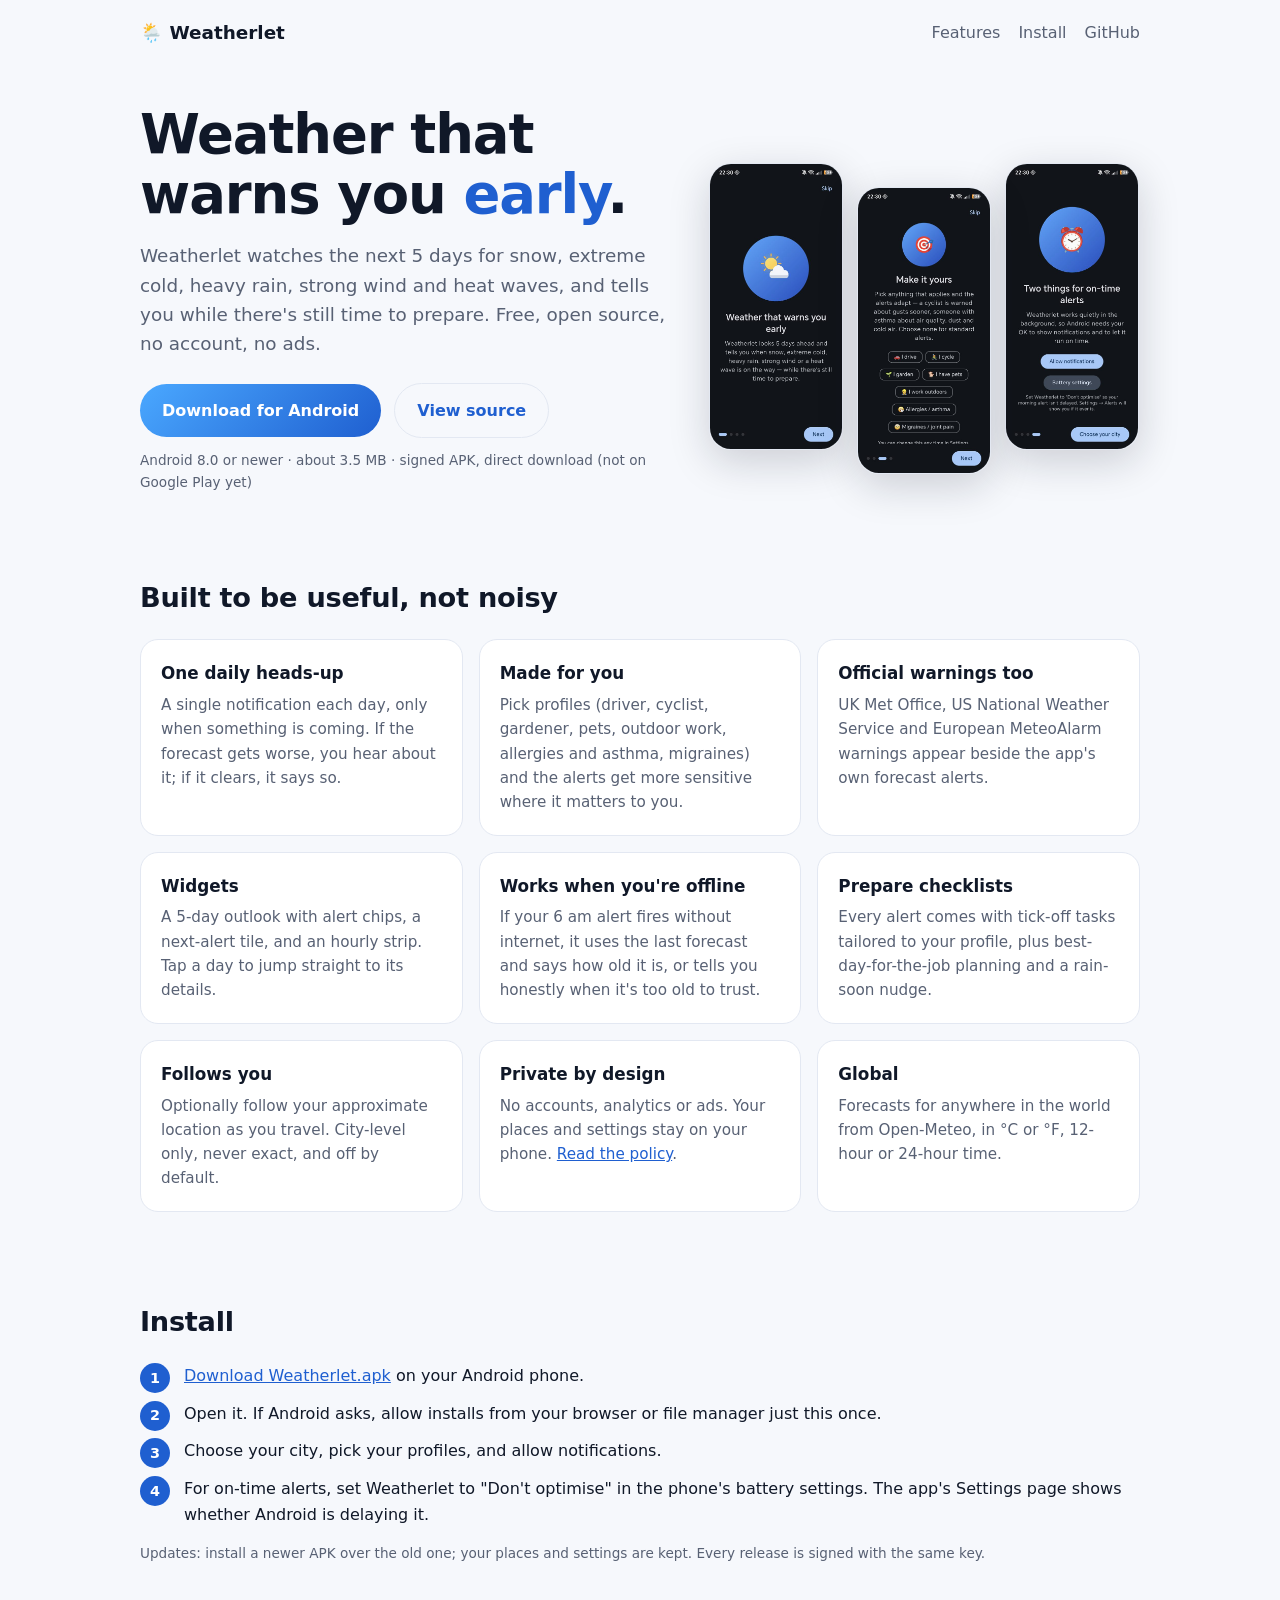
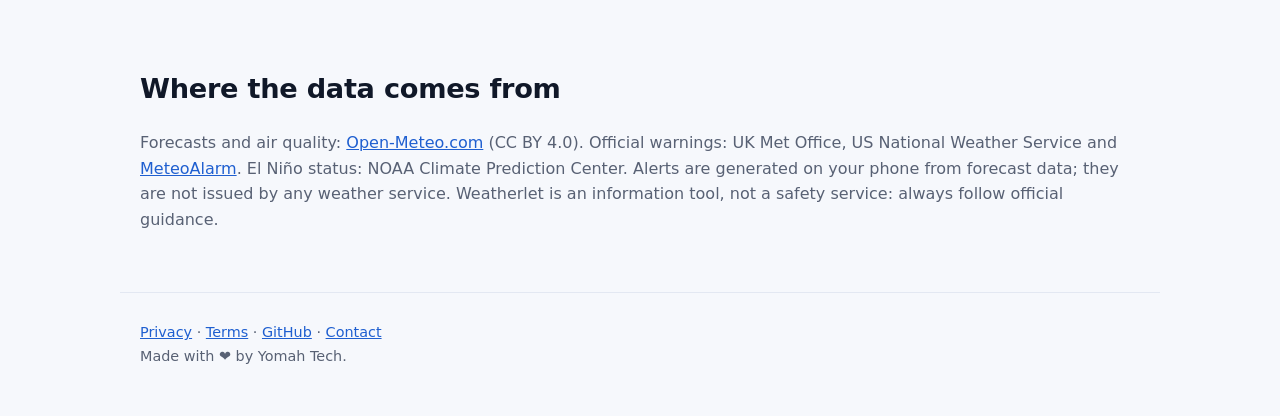
<file: docs/index.html>
<!doctype html><html lang="en"><head><meta charset="utf-8"><meta name="viewport" content="width=device-width,initial-scale=1">
<title>Weatherlet · Weather alerts that warn you early</title>
<meta name="description" content="Weatherlet is a free Android app that checks the next 5 days and warns you about snow, extreme cold, heavy rain, strong wind and heat waves, so you can prepare early.">
<link rel="stylesheet" href="style.css"></head><body>
<header class="bar"><a class="brand" href="./">🌦️ Weatherlet</a>
<nav><a href="#features">Features</a><a href="#install">Install</a><a href="https://github.com/yomahtechltd/weatherlet">GitHub</a></nav></header>

<div class="hero"><div>
<h1>Weather that warns you <span style="color:var(--brand)">early</span>.</h1>
<p class="lead">Weatherlet watches the next 5 days for snow, extreme cold, heavy rain, strong wind and heat waves, and tells you while there's still time to prepare. Free, open source, no account, no ads.</p>
<a class="btn" href="https://github.com/yomahtechltd/weatherlet/releases/latest/download/Weatherlet.apk">Download for Android</a>
<a class="btn ghost" href="https://github.com/yomahtechltd/weatherlet">View source</a>
<p class="fine">Android 8.0 or newer · about 3.5 MB · signed APK, direct download (not on Google Play yet)</p></div>
<div class="shots"><img src="img/intro-1.jpg" alt="Weatherlet welcome screen"><img src="img/intro-profiles.jpg" alt="Choosing profiles such as cyclist or asthma"><img src="img/intro-alerts.jpg" alt="Notification and battery setup"></div></div>

<section id="features"><h2>Built to be useful, not noisy</h2><div class="grid">
<div class="card"><h3>One daily heads-up</h3><p>A single notification each day, only when something is coming. If the forecast gets worse, you hear about it; if it clears, it says so.</p></div>
<div class="card"><h3>Made for you</h3><p>Pick profiles (driver, cyclist, gardener, pets, outdoor work, allergies and asthma, migraines) and the alerts get more sensitive where it matters to you.</p></div>
<div class="card"><h3>Official warnings too</h3><p>UK Met Office, US National Weather Service and European MeteoAlarm warnings appear beside the app's own forecast alerts.</p></div>
<div class="card"><h3>Widgets</h3><p>A 5-day outlook with alert chips, a next-alert tile, and an hourly strip. Tap a day to jump straight to its details.</p></div>
<div class="card"><h3>Works when you're offline</h3><p>If your 6&nbsp;am alert fires without internet, it uses the last forecast and says how old it is, or tells you honestly when it's too old to trust.</p></div>
<div class="card"><h3>Prepare checklists</h3><p>Every alert comes with tick-off tasks tailored to your profile, plus best-day-for-the-job planning and a rain-soon nudge.</p></div>
<div class="card"><h3>Follows you</h3><p>Optionally follow your approximate location as you travel. City-level only, never exact, and off by default.</p></div>
<div class="card"><h3>Private by design</h3><p>No accounts, analytics or ads. Your places and settings stay on your phone. <a href="privacy.html">Read the policy</a>.</p></div>
<div class="card"><h3>Global</h3><p>Forecasts for anywhere in the world from Open-Meteo, in °C or °F, 12-hour or 24-hour time.</p></div></div></section>

<section id="install"><h2>Install</h2><ol class="steps">
<li><a href="https://github.com/yomahtechltd/weatherlet/releases/latest/download/Weatherlet.apk">Download Weatherlet.apk</a> on your Android phone.</li>
<li>Open it. If Android asks, allow installs from your browser or file manager just this once.</li>
<li>Choose your city, pick your profiles, and allow notifications.</li>
<li>For on-time alerts, set Weatherlet to "Don't optimise" in the phone's battery settings. The app's Settings page shows whether Android is delaying it.</li></ol>
<p class="fine">Updates: install a newer APK over the old one; your places and settings are kept. Every release is signed with the same key.</p></section>

<section><h2>Where the data comes from</h2>
<p class="muted">Forecasts and air quality: <a href="https://open-meteo.com/">Open-Meteo.com</a> (CC BY 4.0). Official warnings: UK Met Office, US National Weather Service and <a href="https://meteoalarm.org/">MeteoAlarm</a>. El Niño status: NOAA Climate Prediction Center. Alerts are generated on your phone from forecast data; they are not issued by any weather service. Weatherlet is an information tool, not a safety service: always follow official guidance.</p></section>

<footer><a href="privacy.html">Privacy</a> · <a href="terms.html">Terms</a> · <a href="https://github.com/yomahtechltd/weatherlet">GitHub</a> · <a href="mailto:yomahtechuk@outlook.com">Contact</a><br>Made with ❤️ by Yomah Tech.</footer></body></html>
</file>
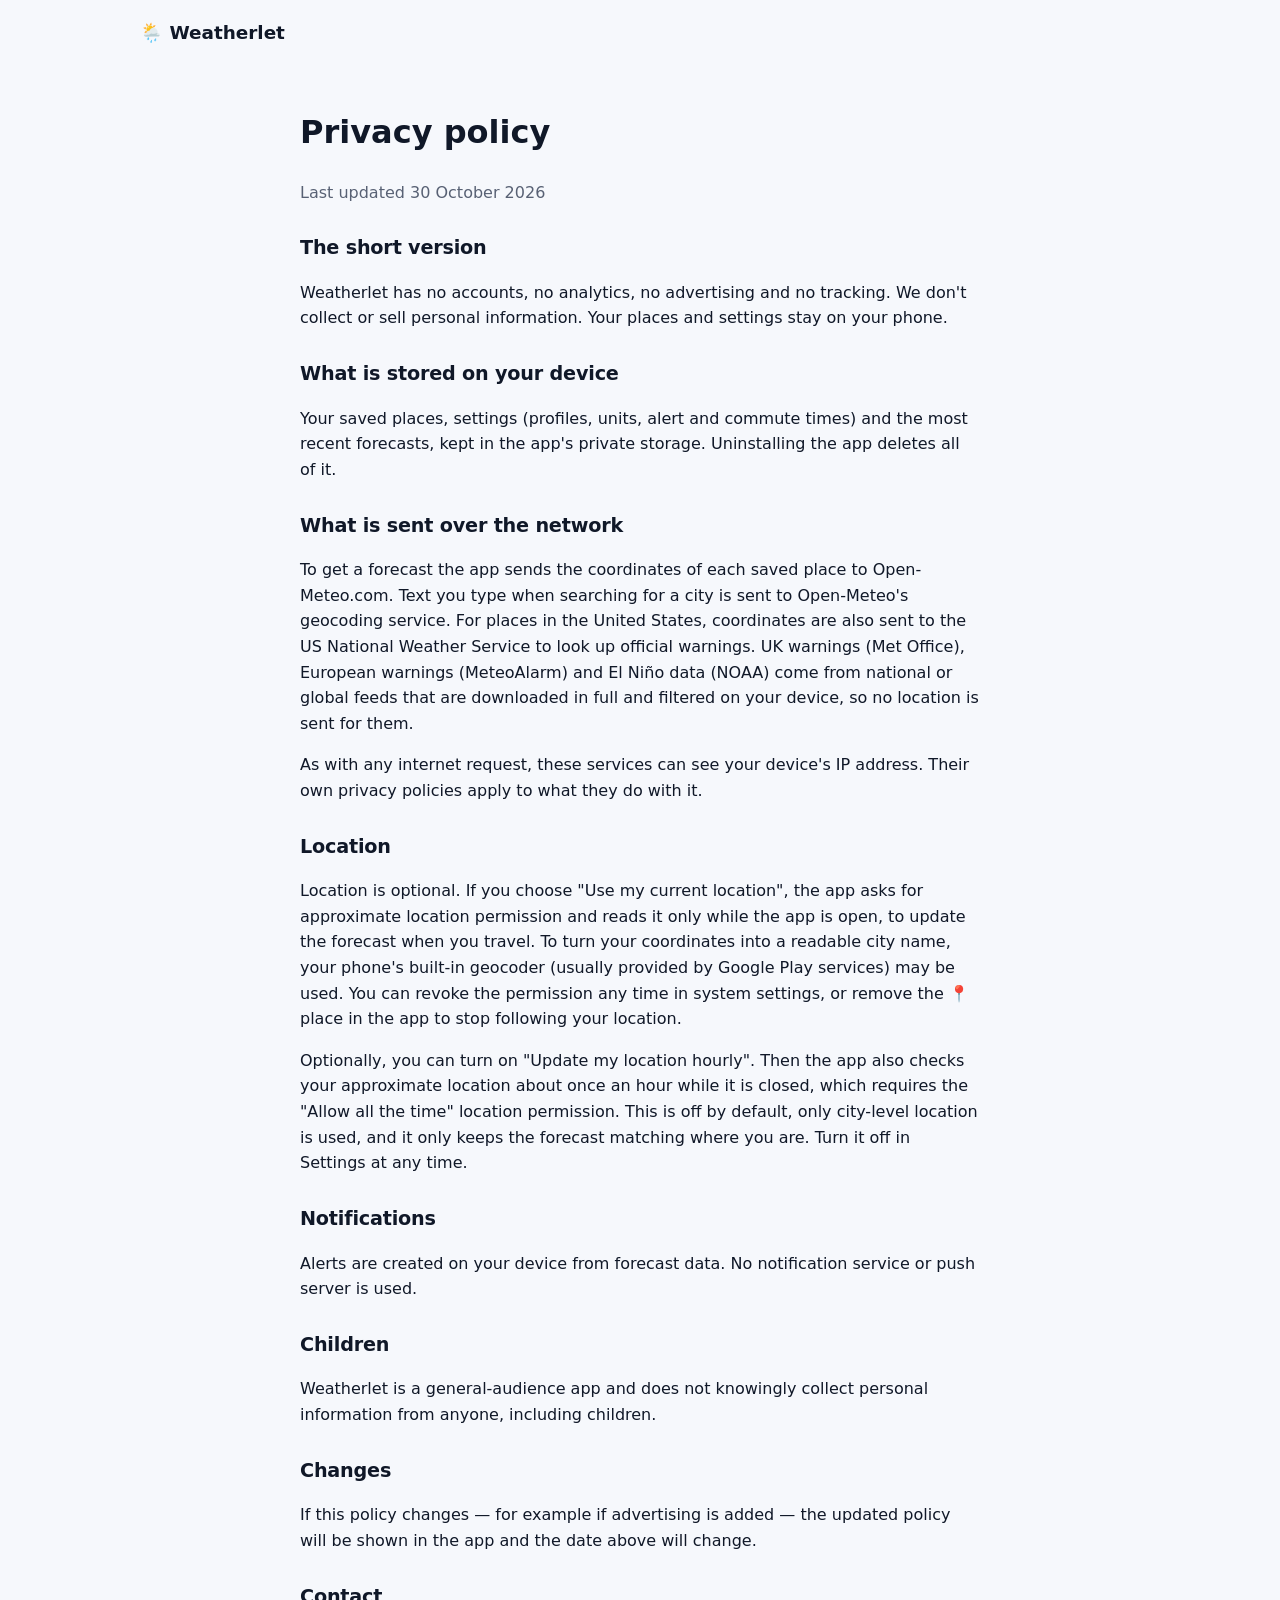
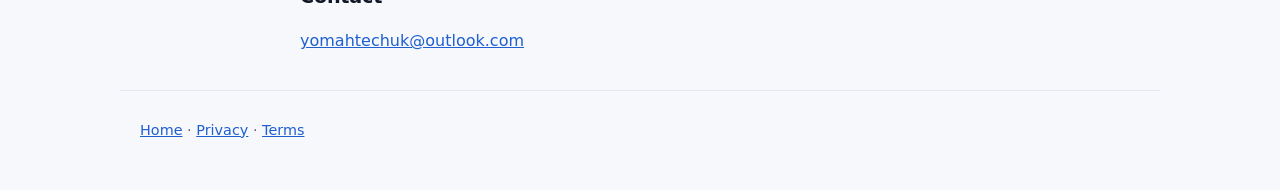
<file: docs/privacy.html>
<!doctype html><html lang="en"><head><meta charset="utf-8"><meta name="viewport" content="width=device-width,initial-scale=1">
<title>Privacy policy · Weatherlet</title><link rel="stylesheet" href="style.css"></head><body>
<header class="bar"><a class="brand" href="./">🌦️ Weatherlet</a></header>
<main class="doc"><h1>Privacy policy</h1><p class="muted">Last updated 30 October 2026</p><h2>The short version</h2><p>Weatherlet has no accounts, no analytics, no advertising and no tracking. We don&#x27;t collect or sell personal information. Your places and settings stay on your phone.</p><h2>What is stored on your device</h2><p>Your saved places, settings (profiles, units, alert and commute times) and the most recent forecasts, kept in the app&#x27;s private storage. Uninstalling the app deletes all of it.</p><h2>What is sent over the network</h2><p>To get a forecast the app sends the coordinates of each saved place to Open-Meteo.com. Text you type when searching for a city is sent to Open-Meteo&#x27;s geocoding service. For places in the United States, coordinates are also sent to the US National Weather Service to look up official warnings. UK warnings (Met Office), European warnings (MeteoAlarm) and El Niño data (NOAA) come from national or global feeds that are downloaded in full and filtered on your device, so no location is sent for them.</p><p>As with any internet request, these services can see your device&#x27;s IP address. Their own privacy policies apply to what they do with it.</p><h2>Location</h2><p>Location is optional. If you choose &quot;Use my current location&quot;, the app asks for approximate location permission and reads it only while the app is open, to update the forecast when you travel. To turn your coordinates into a readable city name, your phone&#x27;s built-in geocoder (usually provided by Google Play services) may be used. You can revoke the permission any time in system settings, or remove the 📍 place in the app to stop following your location.</p><p>Optionally, you can turn on &quot;Update my location hourly&quot;. Then the app also checks your approximate location about once an hour while it is closed, which requires the &quot;Allow all the time&quot; location permission. This is off by default, only city-level location is used, and it only keeps the forecast matching where you are. Turn it off in Settings at any time.</p><h2>Notifications</h2><p>Alerts are created on your device from forecast data. No notification service or push server is used.</p><h2>Children</h2><p>Weatherlet is a general-audience app and does not knowingly collect personal information from anyone, including children.</p><h2>Changes</h2><p>If this policy changes — for example if advertising is added — the updated policy will be shown in the app and the date above will change.</p>
<h2>Contact</h2><p><a href="mailto:yomahtechuk@outlook.com">yomahtechuk@outlook.com</a></p></main>
<footer><a href="./">Home</a> · <a href="privacy.html">Privacy</a> · <a href="terms.html">Terms</a></footer></body></html>
</file>
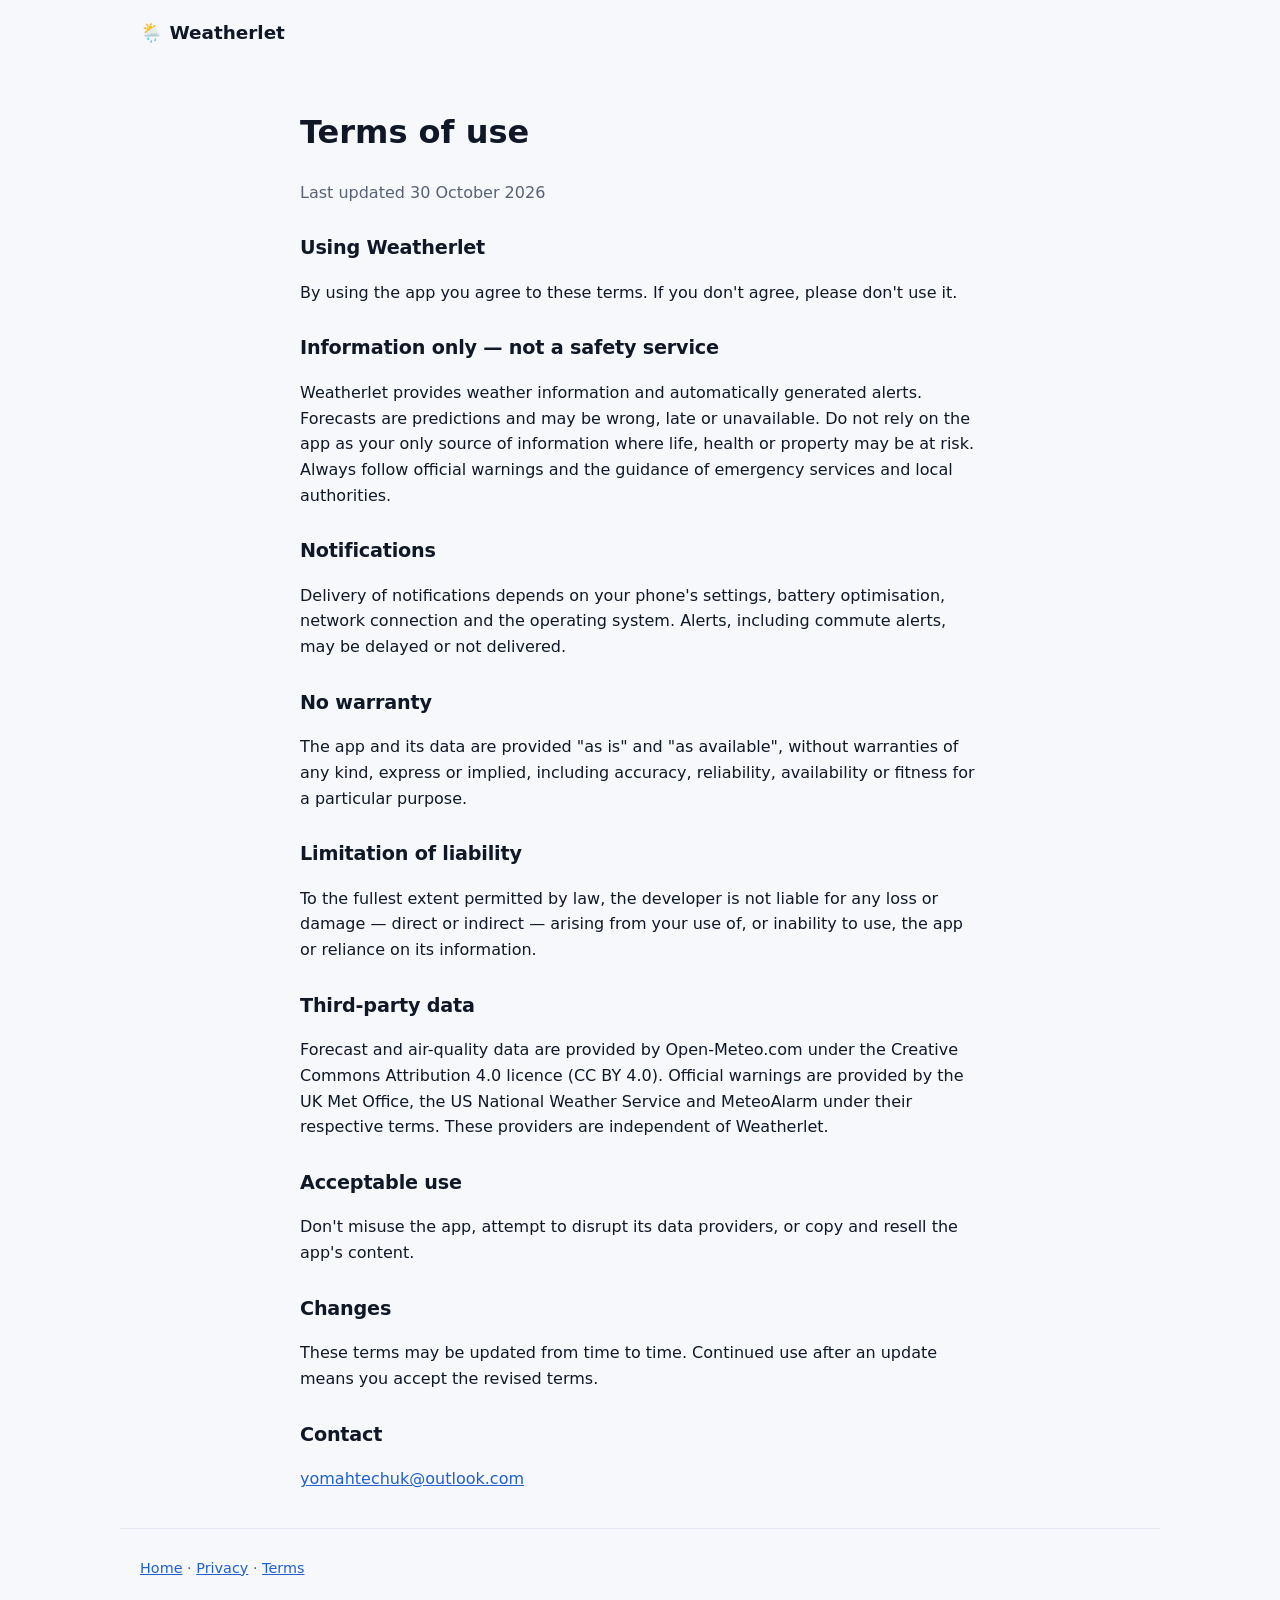
<file: docs/terms.html>
<!doctype html><html lang="en"><head><meta charset="utf-8"><meta name="viewport" content="width=device-width,initial-scale=1">
<title>Terms of use · Weatherlet</title><link rel="stylesheet" href="style.css"></head><body>
<header class="bar"><a class="brand" href="./">🌦️ Weatherlet</a></header>
<main class="doc"><h1>Terms of use</h1><p class="muted">Last updated 30 October 2026</p><h2>Using Weatherlet</h2><p>By using the app you agree to these terms. If you don&#x27;t agree, please don&#x27;t use it.</p><h2>Information only — not a safety service</h2><p>Weatherlet provides weather information and automatically generated alerts. Forecasts are predictions and may be wrong, late or unavailable. Do not rely on the app as your only source of information where life, health or property may be at risk. Always follow official warnings and the guidance of emergency services and local authorities.</p><h2>Notifications</h2><p>Delivery of notifications depends on your phone&#x27;s settings, battery optimisation, network connection and the operating system. Alerts, including commute alerts, may be delayed or not delivered.</p><h2>No warranty</h2><p>The app and its data are provided &quot;as is&quot; and &quot;as available&quot;, without warranties of any kind, express or implied, including accuracy, reliability, availability or fitness for a particular purpose.</p><h2>Limitation of liability</h2><p>To the fullest extent permitted by law, the developer is not liable for any loss or damage — direct or indirect — arising from your use of, or inability to use, the app or reliance on its information.</p><h2>Third-party data</h2><p>Forecast and air-quality data are provided by Open-Meteo.com under the Creative Commons Attribution 4.0 licence (CC BY 4.0). Official warnings are provided by the UK Met Office, the US National Weather Service and MeteoAlarm under their respective terms. These providers are independent of Weatherlet.</p><h2>Acceptable use</h2><p>Don&#x27;t misuse the app, attempt to disrupt its data providers, or copy and resell the app&#x27;s content.</p><h2>Changes</h2><p>These terms may be updated from time to time. Continued use after an update means you accept the revised terms.</p>
<h2>Contact</h2><p><a href="mailto:yomahtechuk@outlook.com">yomahtechuk@outlook.com</a></p></main>
<footer><a href="./">Home</a> · <a href="privacy.html">Privacy</a> · <a href="terms.html">Terms</a></footer></body></html>
</file>
<file: docs/style.css>
:root{--bg:#f6f8fc;--card:#fff;--ink:#101828;--muted:#586174;--brand:#1f5fd0;--brand2:#4aa8ff;--line:#e3e8f2;--warn:#b45309}
@media (prefers-color-scheme:dark){:root{--bg:#0d1117;--card:#161b22;--ink:#e6edf3;--muted:#9aa5b4;--brand:#6ea8ff;--brand2:#1f5fd0;--line:#272e38;--warn:#f0a43a}}
*{box-sizing:border-box}body{margin:0;background:var(--bg);color:var(--ink);font:16px/1.6 system-ui,-apple-system,"Segoe UI",Roboto,sans-serif}
a{color:var(--brand)}.muted{color:var(--muted)}
.bar{max-width:1040px;margin:0 auto;padding:18px 20px;display:flex;justify-content:space-between;align-items:center}
.brand{font-weight:700;font-size:1.15rem;text-decoration:none;color:var(--ink)}
.bar nav a{margin-left:18px;text-decoration:none;color:var(--muted)}
.hero{max-width:1040px;margin:0 auto;padding:40px 20px 24px;display:grid;grid-template-columns:1.1fr .9fr;gap:40px;align-items:center}
.hero h1{font-size:clamp(2.2rem,5vw,3.4rem);line-height:1.1;margin:0 0 16px;letter-spacing:-.02em}
.hero p.lead{font-size:1.15rem;color:var(--muted);margin:0 0 24px}
.btn{display:inline-block;background:linear-gradient(135deg,var(--brand2),var(--brand));color:#fff;padding:14px 22px;border-radius:999px;text-decoration:none;font-weight:600}
.btn.ghost{background:none;color:var(--brand);border:1.5px solid var(--line);margin-left:8px}
.fine{font-size:.85rem;color:var(--muted);margin-top:12px}
.shots{display:flex;gap:14px;justify-content:center}
.shots img{width:31%;max-width:190px;border-radius:22px;border:1px solid var(--line);box-shadow:0 12px 40px rgba(16,24,40,.18)}
.shots img:nth-child(2){transform:translateY(24px)}
section{max-width:1040px;margin:0 auto;padding:44px 20px}
h2{font-size:1.7rem;margin:0 0 20px;letter-spacing:-.01em}
.grid{display:grid;grid-template-columns:repeat(auto-fit,minmax(260px,1fr));gap:16px}
.card{background:var(--card);border:1px solid var(--line);border-radius:18px;padding:20px}
.card h3{margin:0 0 6px;font-size:1.05rem}.card p{margin:0;color:var(--muted);font-size:.95rem}
.steps{counter-reset:s;padding:0;list-style:none}.steps li{counter-increment:s;margin:0 0 12px;padding-left:44px;position:relative}
.steps li::before{content:counter(s);position:absolute;left:0;top:0;width:30px;height:30px;border-radius:50%;background:var(--brand);color:#fff;display:grid;place-items:center;font-weight:700;font-size:.9rem}
footer{max-width:1040px;margin:0 auto;padding:28px 20px 48px;color:var(--muted);font-size:.9rem;border-top:1px solid var(--line)}
.doc{max-width:720px;margin:0 auto;padding:20px}.doc h1{font-size:2rem}.doc h2{font-size:1.2rem;margin:28px 0 8px}
@media(max-width:800px){.hero{grid-template-columns:1fr;padding-top:16px}.shots img:nth-child(2){transform:none}.btn.ghost{margin:10px 0 0}}
</file>
